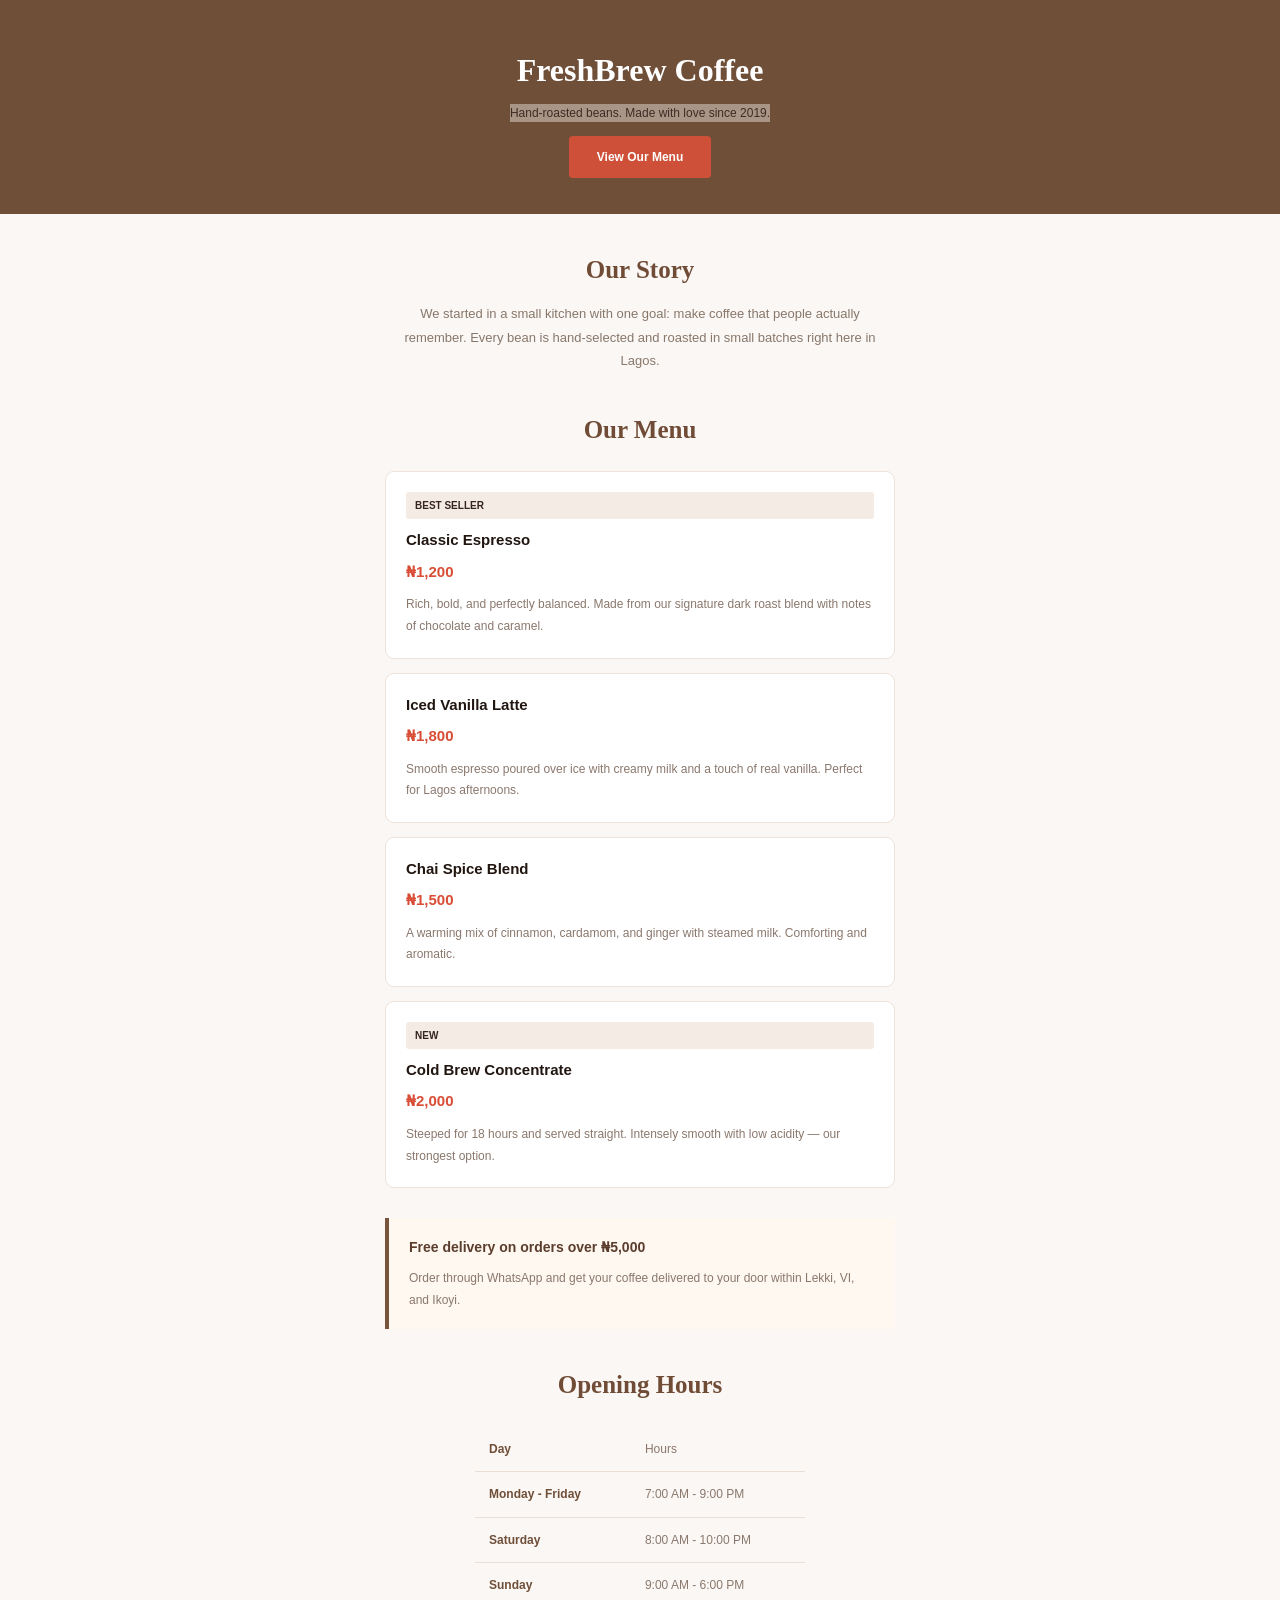
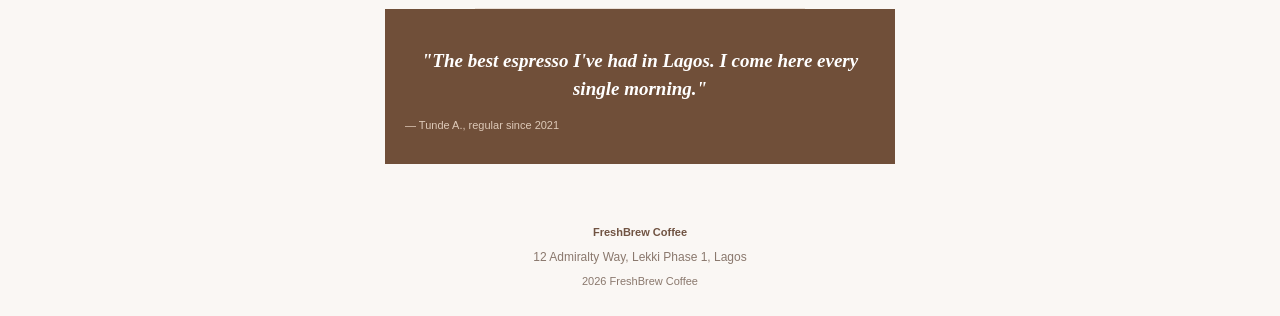
<file: index.html>
<!DOCTYPE html>
<head>
    <link rel="stylesheet" href="New Landing style.css">
    <title>FreshBrew Coffee | Hand-Roasted Coffee in Lagos</title>
</head>

<body>

    <!-- Hero Section -->
    <header>
        <h1>FreshBrew Coffee</h1>
        <p>Hand-roasted beans. Made with love since 2019.</p>
        <a href="#menu">View Our Menu</a>
    </header>

    <main>

        <!-- Our Story Section -->
        <section id="story">
            <h2>Our Story</h2>
            <p>
                We started in a small kitchen with one goal: make coffee
                that people actually remember. Every bean is hand-selected
                and roasted in small batches right here in Lagos.
            </p>
        </section>

        <!-- Menu Section -->
        <section id="menu">
            <h2>Our Menu</h2>

            <article>
                <p>Best Seller</p>
                <h3>Classic Espresso</h3>
                <p>₦1,200</p>
                <p>
                    Rich, bold, and perfectly balanced. Made from our
                    signature dark roast blend with notes of chocolate
                    and caramel.
                </p>
            </article>

            <article>
                <h3>Iced Vanilla Latte</h3>
                <p>₦1,800</p>
                <p>
                    Smooth espresso poured over ice with creamy milk
                    and a touch of real vanilla. Perfect for Lagos afternoons.
                </p>
            </article>

            <article>
                <h3>Chai Spice Blend</h3>
                <p>₦1,500</p>
                <p>
                    A warming mix of cinnamon, cardamom, and ginger
                    with steamed milk. Comforting and aromatic.
                </p>
            </article>

            <article>
                <p>New</p>
                <h3>Cold Brew Concentrate</h3>
                <p>₦2,000</p>
                <p>
                    Steeped for 18 hours and served straight.
                    Intensely smooth with low acidity — our strongest option.
                </p>
            </article>

        </section>

     
        <aside>
            <h3>Free delivery on orders over ₦5,000</h3>
            <p>
                Order through WhatsApp and get your coffee delivered
                to your door within Lekki, VI, and Ikoyi.
            </p>
        </aside>

        <!-- Opening Hours Section -->
        <section id="opening-hours">
            <h2>Opening Hours</h2>

            <table>
                <thead>
                    <tr>
                        <th scope="col">Day</th>
                        <th scope="col">Hours</th>
                    </tr>
                </thead>

                <tbody>
                    <tr>
                        <td>Monday - Friday</td>
                        <td>7:00 AM - 9:00 PM</td>
                    </tr>

                    <tr>
                        <td>Saturday</td>
                        <td>8:00 AM - 10:00 PM</td>
                    </tr>

                    <tr>
                        <td>Sunday</td>
                        <td>9:00 AM - 6:00 PM</td>
                    </tr>
                </tbody>
            </table>
        </section>

        <!-- Customer Testimonial -->
        <section id="testimonial">
            <blockquote>
                <p>
                    "The best espresso I've had in Lagos. I come here
                    every single morning."
                </p>
                <footer>
                    — Tunde A., regular since 2021
                </footer>
            </blockquote>
        </section>

    </main>

    <!-- Footer -->
    <footer>
        <p><strong>FreshBrew Coffee</strong></p>
        <address>
            12 Admiralty Way, Lekki Phase 1, Lagos
        </address>
        <p>2026 FreshBrew Coffee</p>
    </footer>

</body>
</html>
</file>
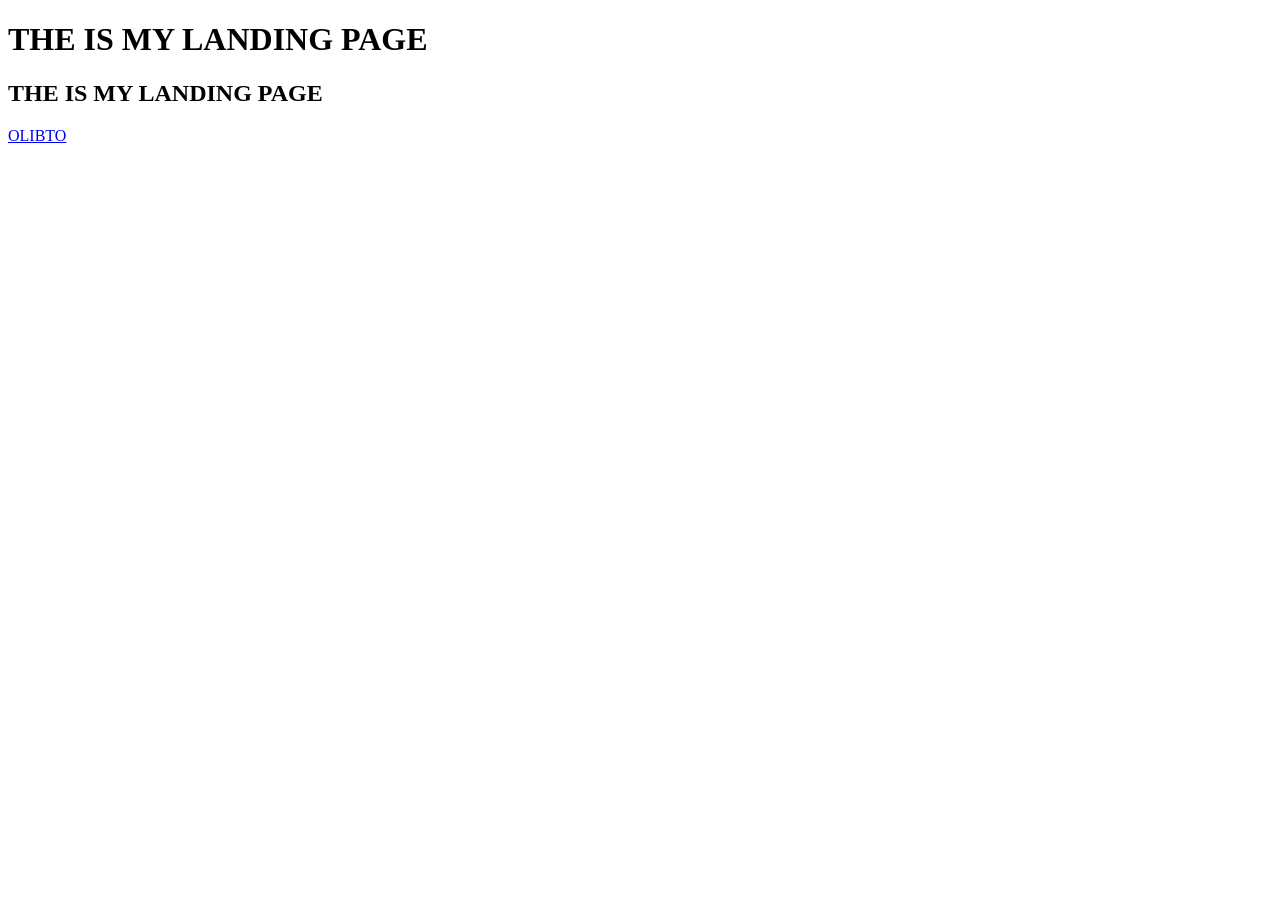
<file: sample.html>
<!DOCTYPE html>
<html> 
<head> 
<title>
My Landing Page
</title>
</head>
<body>
<h1> THE IS MY LANDING PAGE </h1>
<h2> THE IS MY LANDING PAGE </h2>
<a href="https://www.google.com">OLIBTO</a>  
</body>
</html>
</file>
<file: New Landing style.css>
* {
    margin: 0;
    padding: 0;
    box-sizing: border-box;
}

body {
    font-family: Arial, Helvetica, sans-serif;
    background-color: #faf7f4;
    color: #35251e;
    font-size: 14px;
    line-height: 1.7;
}

h1,
h2,
blockquote {
    font-family: Georgia, "Times New Roman", serif;
}

h2 {
    color: #704c37;
    font-size: 25px;
    line-height: 1.4;
    margin-bottom: 18px;
    text-align: center;
}

p {
    margin-bottom: 10px;
}

a {
    text-decoration: none;
}


header {
    background-color: #704f39;
    color: #ffffff;
    text-align: center;
    padding: 48px 20px 36px;
}

header h1 {
    font-size: 32px;
    font-weight: bold;
    line-height: 1.4;
    margin-bottom: 8px;
}

header p {
    display: inline-block;
    background-color: #a99585;
    color: #3c2d24;
    font-size: 12px;
    line-height: 1.5;
    margin-bottom: 14px;
}

header a {
    display: block;
    width: fit-content;
    margin: 0 auto;
    background-color: #ce5039;
    color: #ffffff;
    padding: 11px 28px;
    border-radius: 4px;
    font-size: 12px;
    font-weight: bold;
    transition: background-color 0.3s ease;
}


main {
    width: 100%;
    max-width: 510px;
    margin: 0 auto;
    padding: 38px 0 35px;
}

section {
    margin-bottom: 38px;
}

#story {
    text-align: center;
    padding: 0 18px;
    margin-bottom: 40px;
}

#story h2 {
    margin-bottom: 15px;
}

#story p {
    color: #88776b;
    font-size: 13px;
    line-height: 1.8;
}

#menu {
    margin-bottom: 30px;
}

#menu h2 {
    margin-bottom: 24px;
}

#menu article {
    background-color: #ffffff;
    border: 1px solid #eee3dc;
    border-radius: 9px;
    padding: 20px;
    margin-bottom: 14px;
}

#menu article > {
    color: #8b6955;
}

#menu article h3 {
    color: #211510;
    font-size: 15px;
    line-height: 1.5;
    margin-bottom: 7px;
}

/* Product prices */

#menu article h3 + p {
    color: #d94d36;
    font-size: 15px;
    font-weight: bold;
    margin-bottom: 10px;
}

/* Product descriptions */

#menu article p:last-child {
    color: #8a786d;
    font-size: 12px;
    line-height: 1.8;
    margin-bottom: 0;
}

/* Best Seller and New labels */

#menu article > p:first-child:not(:last-child) {
    background-color: #f4ebe5;
    border-radius: 3px;
    padding: 5px 9px;
    margin-bottom: 10px;
    font-size: 10px;
    font-weight: bold;
    text-transform: uppercase;
}


#menu article:not(:has(> p:first-child:last-child)) {
    position: relative;
}


aside {
    background-color: #fff8f0;
    border-left: 4px solid #79543d;
    padding: 18px 20px;
    margin-bottom: 38px;
}

aside h3 {
    color: #5b3d2d;
    font-size: 14px;
    margin-bottom: 8px;
}

aside p {
    color: #8a786d;
    font-size: 12px;
    line-height: 1.8;
    margin-bottom: 0;
}


#opening-hours {
    margin-bottom: 0;
}

#opening-hours h2 {
    margin-bottom: 25px;
}

#opening-hours table {
    width: 100%;
    max-width: 330px;
    margin: 0 auto;
    border-collapse: collapse;
    text-align: left;
}

#opening-hours th {
    font-weight: normal;
}

#opening-hours th,
#opening-hours td {
    border-bottom: 1px solid #eadfd7;
    padding: 12px 14px;
    font-size: 12px;
}

#opening-hours th:first-child,
#opening-hours td:first-child {
    color: #704f39;
    font-weight: bold;
}

#opening-hours th:last-child,
#opening-hours td:last-child {
    color: #8a786d;
    white-space: nowrap;
}


#testimonial {
    background-color: #704f39;
    color: #ffffff;
    width: 100%;
    max-width: none;
    margin: 0;
    padding: 38px 20px 30px;
    text-align: center;
}

#testimonial blockquote {
    max-width: 470px;
    margin: 0 auto;
}

#testimonial blockquote p {
    font-size: 19px;
    font-weight: bold;
    font-style: italic;
    line-height: 1.5;
    margin-bottom: 12px;
}

#testimonial blockquote footer {
    color: #ddc9b8;
    font-family: Arial, Helvetica, sans-serif;
    font-size: 11px;
    text-align: left;
}

body > footer {
    background-color: #faf7f4;
    color: #8a786d;
    text-align: center;
    padding: 24px 15px 20px;
}

body > footer p {
    font-size: 11px;
    margin-bottom: 5px;
}

body > footer p strong {
    color: #705342;
}

body > footer address {
    font-size: 12px;
    font-style: normal;
    margin-bottom: 5px;
}
</file>
